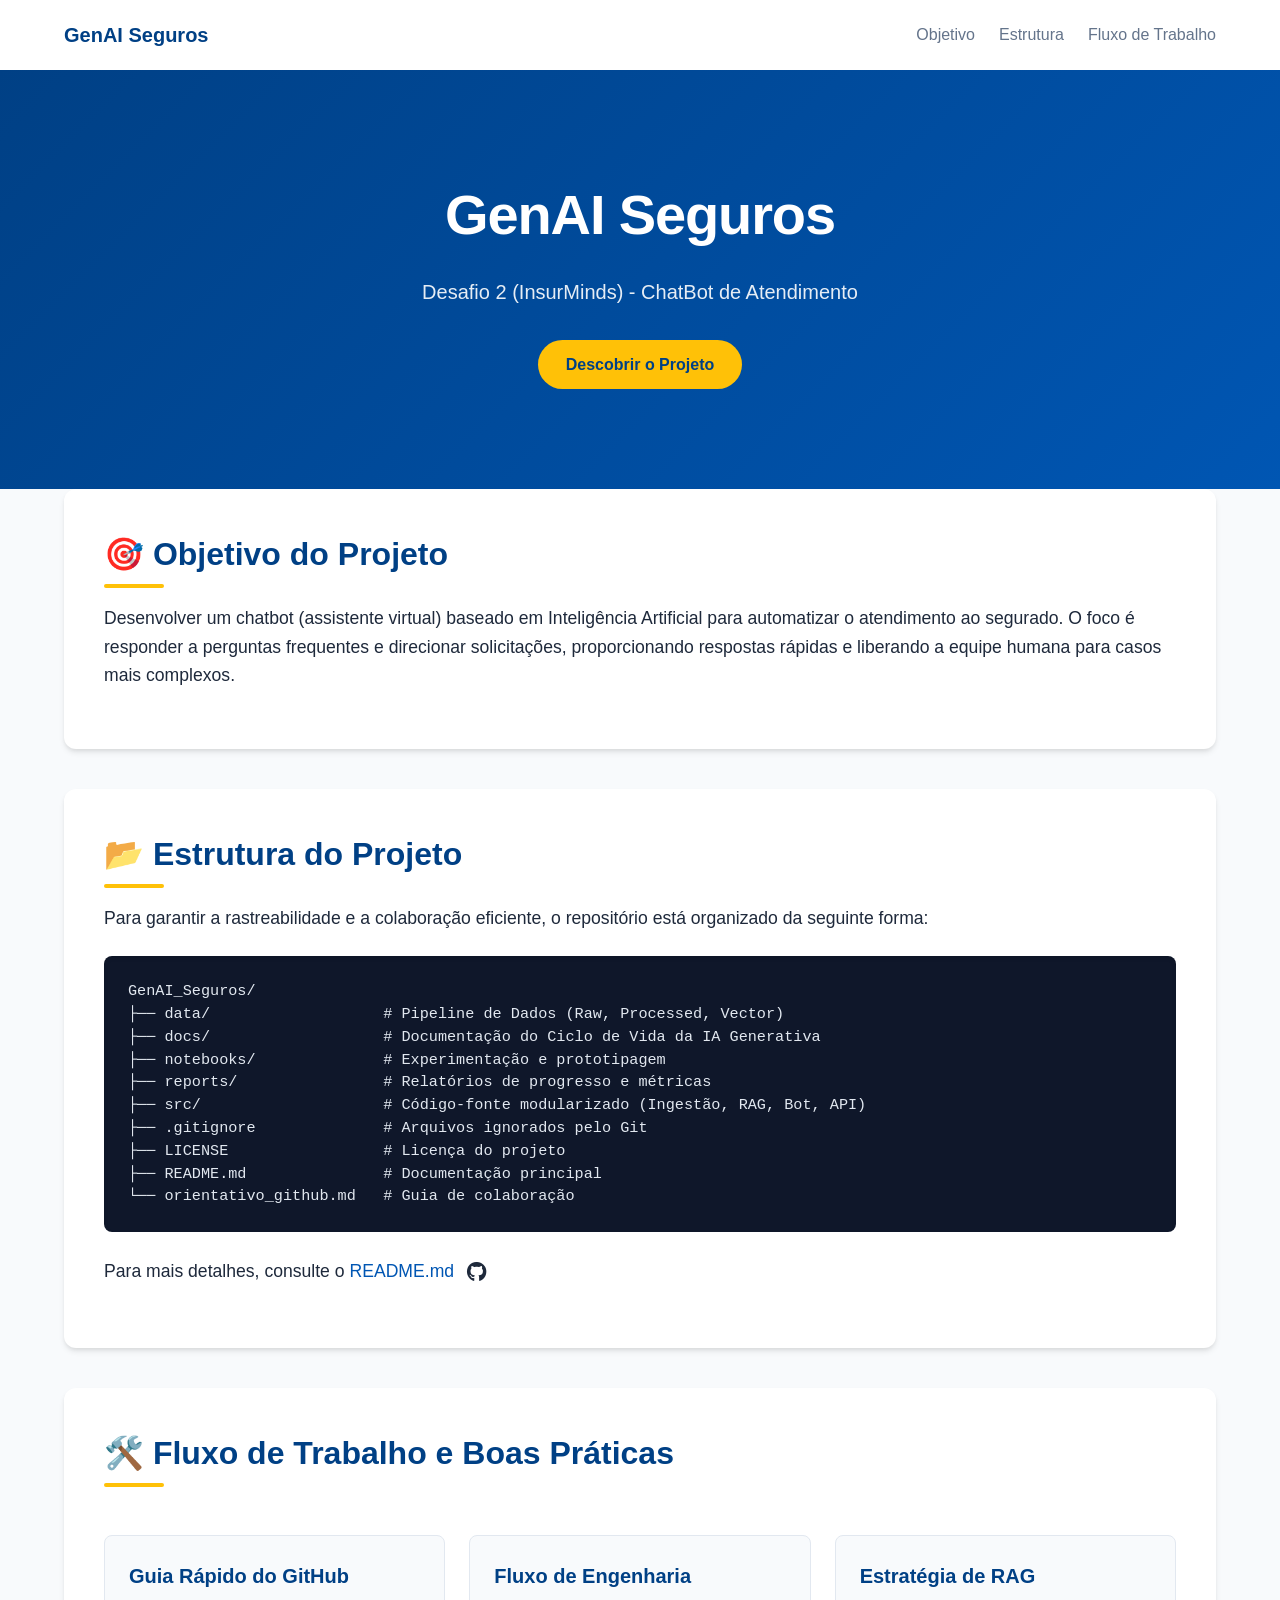
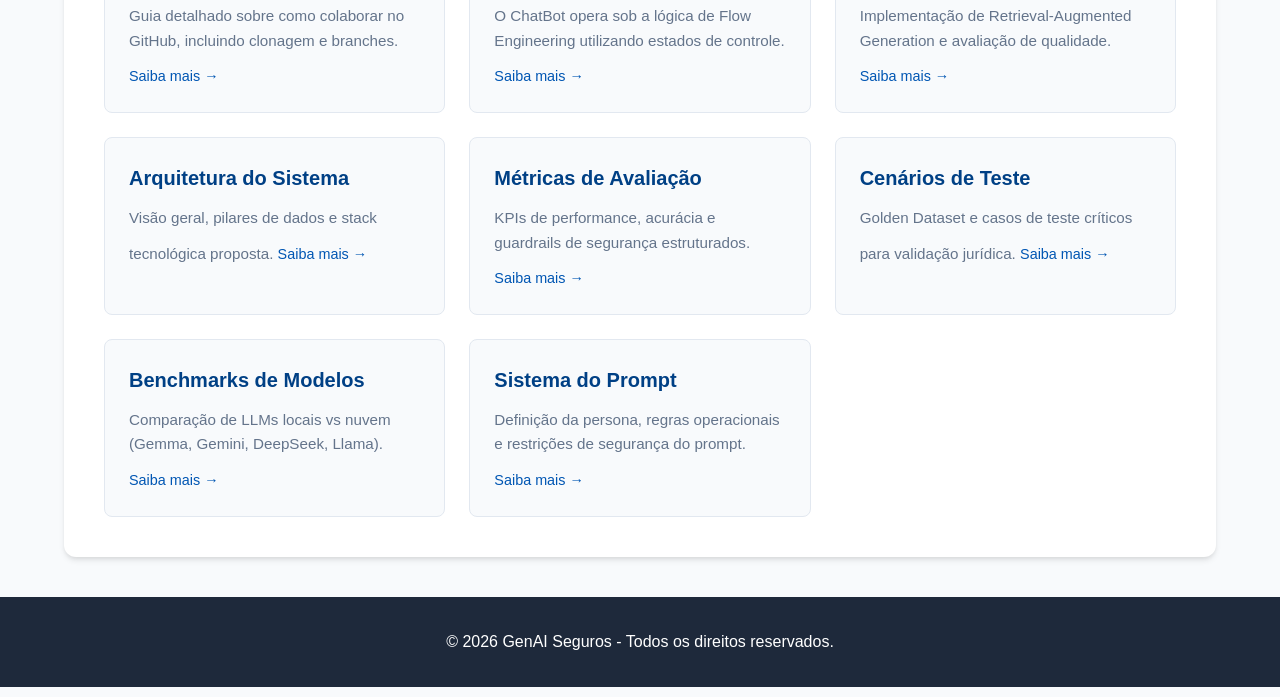
<file: index.html>
<!DOCTYPE html>
<html lang="pt-BR">

<head>
    <meta charset="UTF-8">
    <meta name="viewport" content="width=device-width, initial-scale=1.0">
    <meta http-equiv="Content-Security-Policy"
        content="default-src 'self'; style-src 'self' 'unsafe-inline' https://fonts.googleapis.com https://cdnjs.cloudflare.com; font-src 'self' https://fonts.gstatic.com https://cdnjs.cloudflare.com; script-src 'self' 'unsafe-inline';">
    <meta name="description" content="GenAI Seguros - Visão Geral do Projeto do ChatBot de Atendimento (InsurMinds)">
    <title>GenAI Seguros - Visão Geral do Projeto</title>

    <!-- Font Awesome for Icons -->
    <link rel="stylesheet" href="https://cdnjs.cloudflare.com/ajax/libs/font-awesome/6.5.1/css/all.min.css"
        integrity="sha512-DTOQO9RWCH3ppGqcWaEA1BIZOC6xxalwEsw9c2QQeAIftl+Vegovlnee1c9QX4TctnWMn13TZye+giMm8e2LwA=="
        crossorigin="anonymous" referrerpolicy="no-referrer" />

    <!-- Modern Typography -->
    <link rel="preconnect" href="https://fonts.googleapis.com">
    <link rel="preconnect" href="https://fonts.gstatic.com" crossorigin>
    <link href="https://fonts.googleapis.com/css2?family=Inter:wght@300;400;500;600;700&display=swap" rel="stylesheet">

    <link rel="stylesheet" href="styles.css">
</head>

<body>
    <nav class="navbar">
        <div class="container nav-container">
            <div class="logo">GenAI Seguros</div>
            <ul class="nav-links">
                <li><a href="#objetivo">Objetivo</a></li>
                <li><a href="#estrutura">Estrutura</a></li>
                <li><a href="#fluxo-trabalho">Fluxo de Trabalho</a></li>
            </ul>
        </div>
    </nav>

    <header class="hero">
        <div class="container hero-content fade-in">
            <h1>GenAI Seguros</h1>
            <p>Desafio 2 (InsurMinds) - ChatBot de Atendimento</p>
            <a href="#objetivo" class="btn btn-primary">Descobrir o Projeto</a>
        </div>
    </header>

    <main class="container">
        <section id="objetivo" class="card fade-in">
            <h2>🎯 Objetivo do Projeto</h2>
            <p>Desenvolver um chatbot (assistente virtual) baseado em Inteligência Artificial para automatizar o
                atendimento ao segurado. O foco é responder a perguntas frequentes e direcionar solicitações,
                proporcionando respostas rápidas e liberando a equipe humana para casos mais complexos.</p>
        </section>

        <section id="estrutura" class="card fade-in">
            <h2>📂 Estrutura do Projeto</h2>
            <p>Para garantir a rastreabilidade e a colaboração eficiente, o repositório está organizado da seguinte
                forma:</p>
            <div class="code-block-wrapper">
                <pre><code>GenAI_Seguros/
├── data/                   # Pipeline de Dados (Raw, Processed, Vector)
├── docs/                   # Documentação do Ciclo de Vida da IA Generativa
├── notebooks/              # Experimentação e prototipagem
├── reports/                # Relatórios de progresso e métricas
├── src/                    # Código-fonte modularizado (Ingestão, RAG, Bot, API)
├── .gitignore              # Arquivos ignorados pelo Git
├── LICENSE                 # Licença do projeto
├── README.md               # Documentação principal
└── orientativo_github.md   # Guia de colaboração</code></pre>
            </div>
            <p class="section-footer">Para mais detalhes, consulte o <a
                    href="https://github.com/RAguiarEng/GenAI_Seguros" class="text-link" target="_blank"
                    rel="noopener noreferrer">README.md</a> <a href="https://github.com/RAguiarEng/GenAI_Seguros"
                    target="_blank" rel="noopener noreferrer" class="github-icon-link" aria-label="Ver no GitHub"><i
                        class="fa-brands fa-github"></i></a></p>
        </section>

        <section id="fluxo-trabalho" class="card fade-in">
            <h2>🛠️ Fluxo de Trabalho e Boas Práticas</h2>

            <div class="grid-layout">
                <div class="grid-item">
                    <h3>Guia Rápido do GitHub</h3>
                    <p>Guia detalhado sobre como colaborar no GitHub, incluindo clonagem e branches. <a
                            href="https://github.com/RAguiarEng/GenAI_Seguros/blob/main/orientativo_github.md">Saiba
                            mais &rarr;</a></p>
                </div>

                <div class="grid-item">
                    <h3>Fluxo de Engenharia</h3>
                    <p>O ChatBot opera sob a lógica de Flow Engineering utilizando estados de controle. <a
                            href="https://github.com/RAguiarEng/GenAI_Seguros/blob/main/docs/03_adaptacao/fluxo_engenharia.md">Saiba
                            mais &rarr;</a></p>
                </div>

                <div class="grid-item">
                    <h3>Estratégia de RAG</h3>
                    <p>Implementação de Retrieval-Augmented Generation e avaliação de qualidade. <a
                            href="https://github.com/RAguiarEng/GenAI_Seguros/blob/main/docs/03_adaptacao/rag_estrategia.md">Saiba
                            mais &rarr;</a></p>
                </div>

                <div class="grid-item">
                    <h3>Arquitetura do Sistema</h3>
                    <p>Visão geral, pilares de dados e stack tecnológica proposta. <a
                            href="https://github.com/RAguiarEng/GenAI_Seguros/blob/main/docs/05_deploy_integracao/arquitetura.md">Saiba
                            mais
                            &rarr;</a></p>
                </div>

                <div class="grid-item">
                    <h3>Métricas de Avaliação</h3>
                    <p>KPIs de performance, acurácia e guardrails de segurança estruturados. <a
                            href="https://github.com/RAguiarEng/GenAI_Seguros/blob/main/reports/EVALUATION_METRICS.md">Saiba
                            mais &rarr;</a></p>
                </div>

                <div class="grid-item">
                    <h3>Cenários de Teste</h3>
                    <p>Golden Dataset e casos de teste críticos para validação jurídica. <a
                            href="https://github.com/RAguiarEng/GenAI_Seguros/blob/main/reports/TEST_SCENARIOS.md">Saiba
                            mais &rarr;</a></p>
                </div>

                <div class="grid-item">
                    <h3>Benchmarks de Modelos</h3>
                    <p>Comparação de LLMs locais vs nuvem (Gemma, Gemini, DeepSeek, Llama). <a
                            href="https://github.com/RAguiarEng/GenAI_Seguros/blob/main/reports/MODEL_BENCHMARKS.md">Saiba
                            mais &rarr;</a></p>
                </div>

                <div class="grid-item">
                    <h3>Sistema do Prompt</h3>
                    <p>Definição da persona, regras operacionais e restrições de segurança do prompt. <a
                            href="https://github.com/RAguiarEng/GenAI_Seguros/blob/main/docs/SYSTEM_PROMPT.md">Saiba
                            mais &rarr;</a></p>
                </div>
            </div>
        </section>
    </main>

    <footer>
        <div class="container">
            <p>&copy; 2026 GenAI Seguros - Todos os direitos reservados.</p>
        </div>
    </footer>

    <script src="script.js"></script>
</body>

</html>
</file>
<file: styles.css>
/* Modern Reset and Variables */
:root {
    --primary-color: #004085;
    --primary-light: #0056b3;
    --accent-color: #ffc107;
    --bg-color: #f8fafc;
    --card-bg: #ffffff;
    --text-color: #1e293b;
    --text-muted: #64748b;
    --border-radius: 12px;
    --shadow-sm: 0 4px 6px -1px rgba(0, 0, 0, 0.1), 0 2px 4px -1px rgba(0, 0, 0, 0.06);
    --shadow-md: 0 10px 15px -3px rgba(0, 0, 0, 0.1), 0 4px 6px -2px rgba(0, 0, 0, 0.05);
    --transition: all 0.3s ease;
}

* {
    margin: 0;
    padding: 0;
    box-sizing: border-box;
}

body {
    font-family: 'Inter', sans-serif;
    line-height: 1.6;
    background-color: var(--bg-color);
    color: var(--text-color);
    -webkit-font-smoothing: antialiased;
}

.container {
    max-width: 1200px;
    margin: 0 auto;
    padding: 0 24px;
}

/* Navbar */
.navbar {
    background-color: rgba(255, 255, 255, 0.9);
    backdrop-filter: blur(10px);
    position: sticky;
    top: 0;
    z-index: 1000;
    box-shadow: var(--shadow-sm);
    transition: var(--transition);
}

.nav-container {
    display: flex;
    justify-content: space-between;
    align-items: center;
    height: 70px;
}

.logo {
    font-size: 1.25rem;
    font-weight: 700;
    color: var(--primary-color);
}

.nav-links {
    display: flex;
    list-style: none;
    gap: 24px;
}

.nav-links a {
    text-decoration: none;
    color: var(--text-muted);
    font-weight: 500;
    transition: var(--transition);
}

.nav-links a:hover {
    color: var(--primary-light);
}

/* Hero Section */
.hero {
    background: linear-gradient(135deg, var(--primary-color) 0%, var(--primary-light) 100%);
    color: white;
    padding: 100px 0;
    text-align: center;
    position: relative;
    overflow: hidden;
}

.hero::after {
    content: '';
    position: absolute;
    top: 0;
    left: 0;
    right: 0;
    bottom: 0;
    background: url('data:image/svg+xml;utf8,<svg width="100" height="100" viewBox="0 0 100 100" xmlns="http://www.w3.org/2000/svg"><circle cx="50" cy="50" r="40" stroke="rgba(255,255,255,0.1)" stroke-width="2" fill="none"/></svg>') repeat;
    opacity: 0.3;
    pointer-events: none;
}

.hero-content {
    position: relative;
    z-index: 1;
}

.hero h1 {
    font-size: 3.5rem;
    font-weight: 700;
    margin-bottom: 16px;
    letter-spacing: -0.02em;
}

.hero p {
    font-size: 1.25rem;
    margin-bottom: 32px;
    opacity: 0.9;
}

.btn {
    display: inline-block;
    padding: 12px 28px;
    border-radius: 30px;
    text-decoration: none;
    font-weight: 600;
    transition: var(--transition);
    cursor: pointer;
}

.btn-primary {
    background-color: var(--accent-color);
    color: var(--primary-color);
}

.btn-primary:hover {
    transform: translateY(-2px);
    box-shadow: 0 4px 12px rgba(255, 193, 7, 0.3);
}

/* Main Content */
main {
    padding: 60px 0;
}

.card {
    background: var(--card-bg);
    border-radius: var(--border-radius);
    padding: 40px;
    margin-bottom: 40px;
    box-shadow: var(--shadow-sm);
    transition: var(--transition);
}

.card:hover {
    box-shadow: var(--shadow-md);
}

h2 {
    color: var(--primary-color);
    font-size: 2rem;
    font-weight: 700;
    margin-bottom: 24px;
    display: inline-block;
    position: relative;
}

h2::after {
    content: '';
    position: absolute;
    bottom: -8px;
    left: 0;
    width: 60px;
    height: 4px;
    background-color: var(--accent-color);
    border-radius: 2px;
}

.card p {
    color: var(--text-color);
    font-size: 1.1rem;
    margin-bottom: 20px;
}

/* Code Block */
.code-block-wrapper {
    background: #0f172a;
    border-radius: 8px;
    padding: 24px;
    overflow-x: auto;
    margin: 24px 0;
    box-shadow: inset 0 2px 4px rgba(0,0,0,0.1);
}

pre {
    color: #e2e8f0;
    font-family: 'Courier New', Courier, monospace;
    font-size: 0.95rem;
    line-height: 1.5;
}

/* Grid Layout for Workflow */
.grid-layout {
    display: grid;
    grid-template-columns: repeat(auto-fit, minmax(280px, 1fr));
    gap: 24px;
    margin-top: 32px;
}

.grid-item {
    background: var(--bg-color);
    padding: 24px;
    border-radius: 8px;
    border: 1px solid #e2e8f0;
    transition: var(--transition);
}

.grid-item:hover {
    transform: translateY(-4px);
    border-color: var(--primary-light);
    box-shadow: var(--shadow-sm);
}

.grid-item h3 {
    color: var(--primary-color);
    font-size: 1.25rem;
    margin-bottom: 12px;
}

.grid-item p {
    font-size: 0.95rem;
    color: var(--text-muted);
    margin-bottom: 0;
}

.grid-item a {
    color: var(--primary-light);
    text-decoration: none;
    font-weight: 500;
    font-size: 0.9rem;
    display: inline-block;
    margin-top: 12px;
}

.grid-item a:hover {
    text-decoration: underline;
}

.text-link {
    color: var(--primary-light);
    text-decoration: none;
    font-weight: 500;
}

.text-link:hover {
    text-decoration: underline;
}

/* GitHub Icon Link Styling */
.github-icon-link {
    color: var(--text-color);
    font-size: 1.25rem;
    margin-left: 8px;
    vertical-align: middle;
    transition: var(--transition);
}

.github-icon-link:hover {
    color: var(--primary-light);
    transform: scale(1.1);
}

/* Footer */
footer {
    background: var(--text-color);
    color: white;
    text-align: center;
    padding: 32px 0;
    margin-top: 40px;
}

/* Animations */
.fade-in {
    opacity: 0;
    transform: translateY(20px);
    transition: opacity 0.6s ease-out, transform 0.6s ease-out;
}

.fade-in.visible {
    opacity: 1;
    transform: translateY(0);
}

/* Responsive */
@media (max-width: 768px) {
    .hero h1 {
        font-size: 2.5rem;
    }
    
    .card {
        padding: 24px;
    }
    
    .nav-links {
        display: none;
    }
}
</file>
